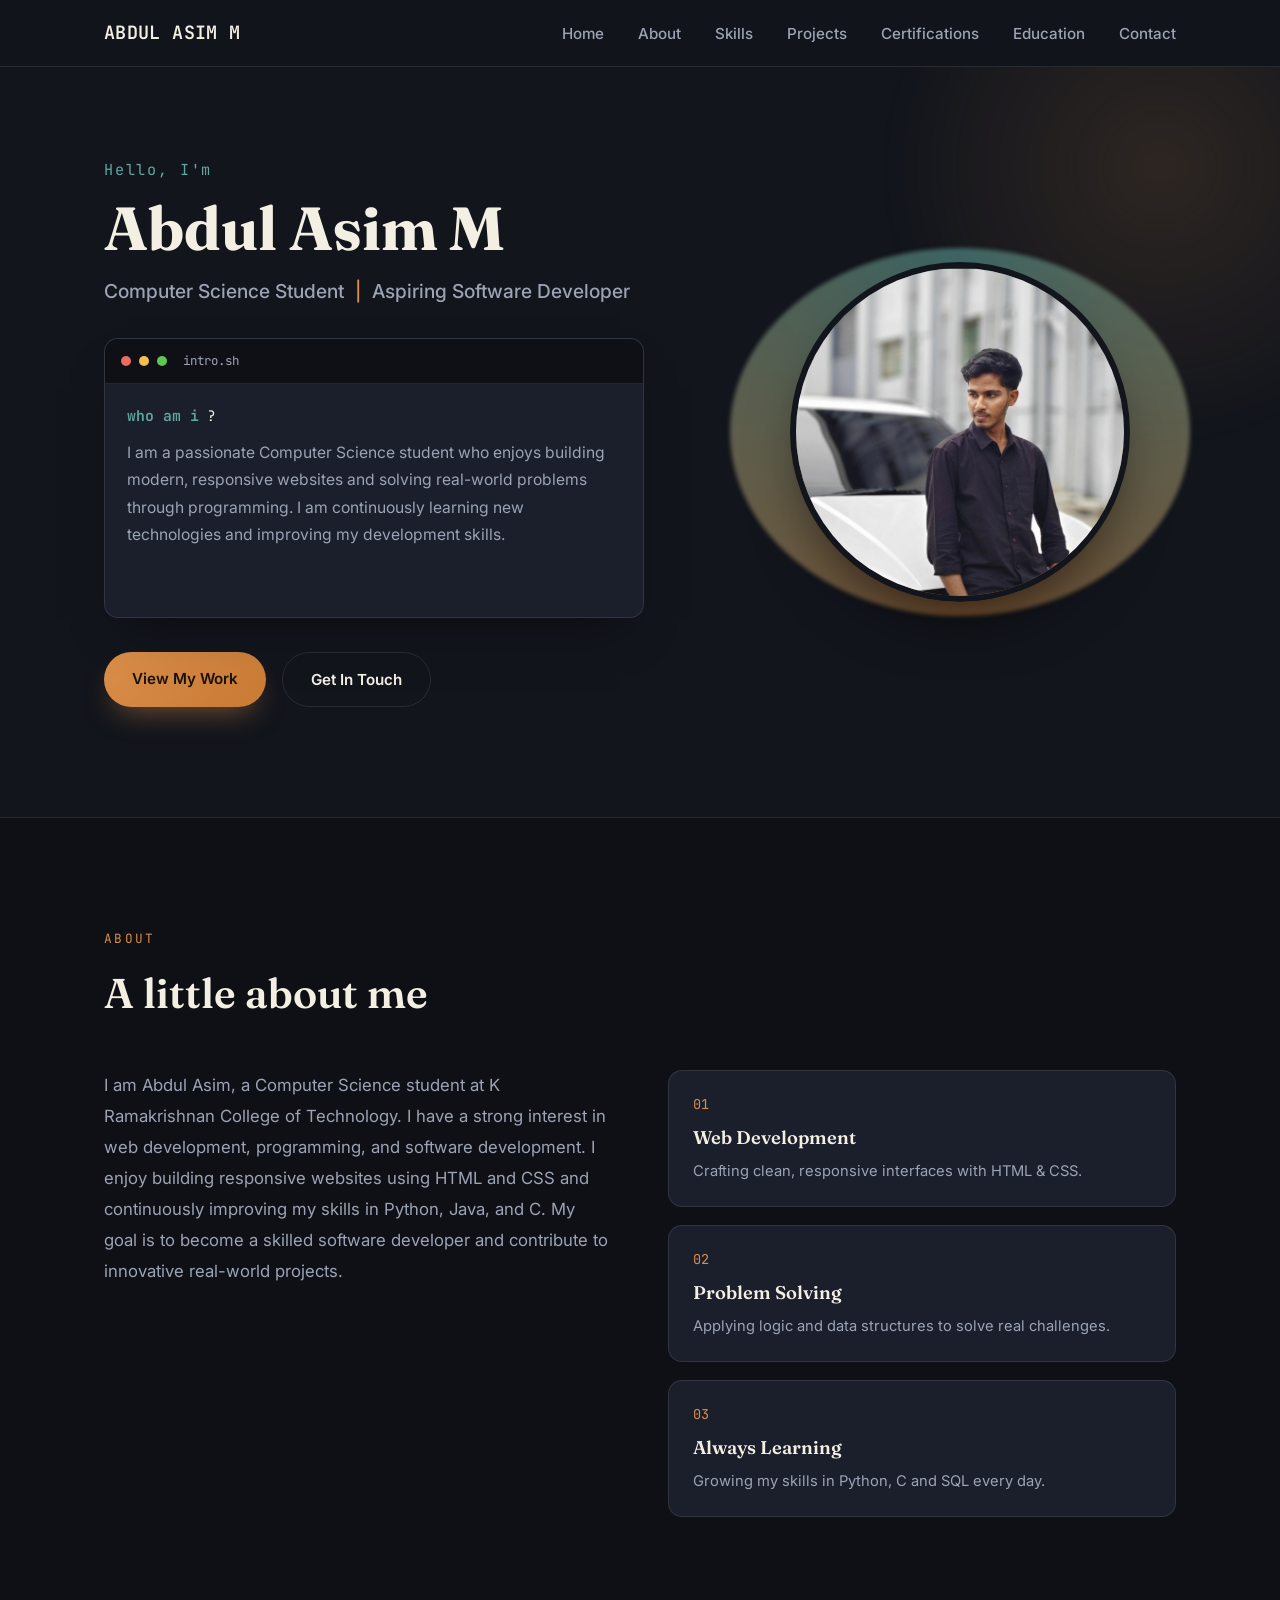
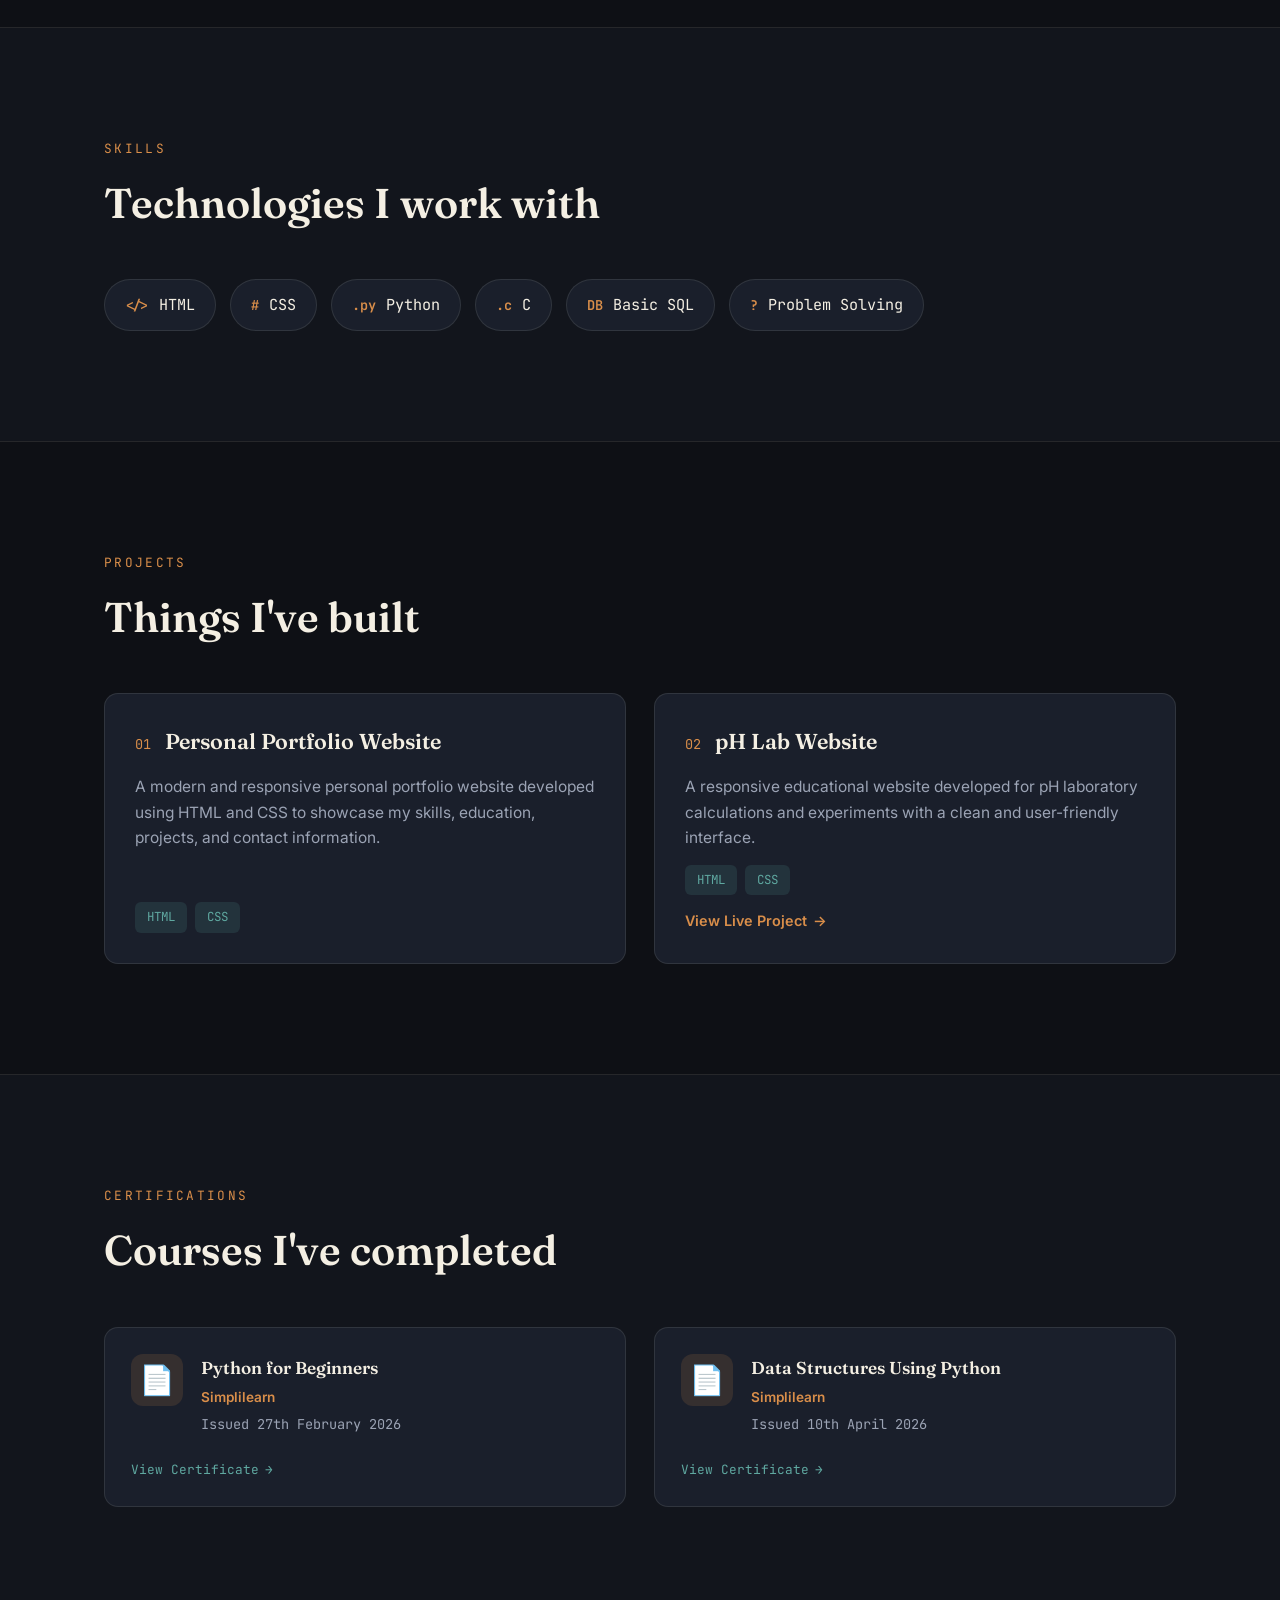
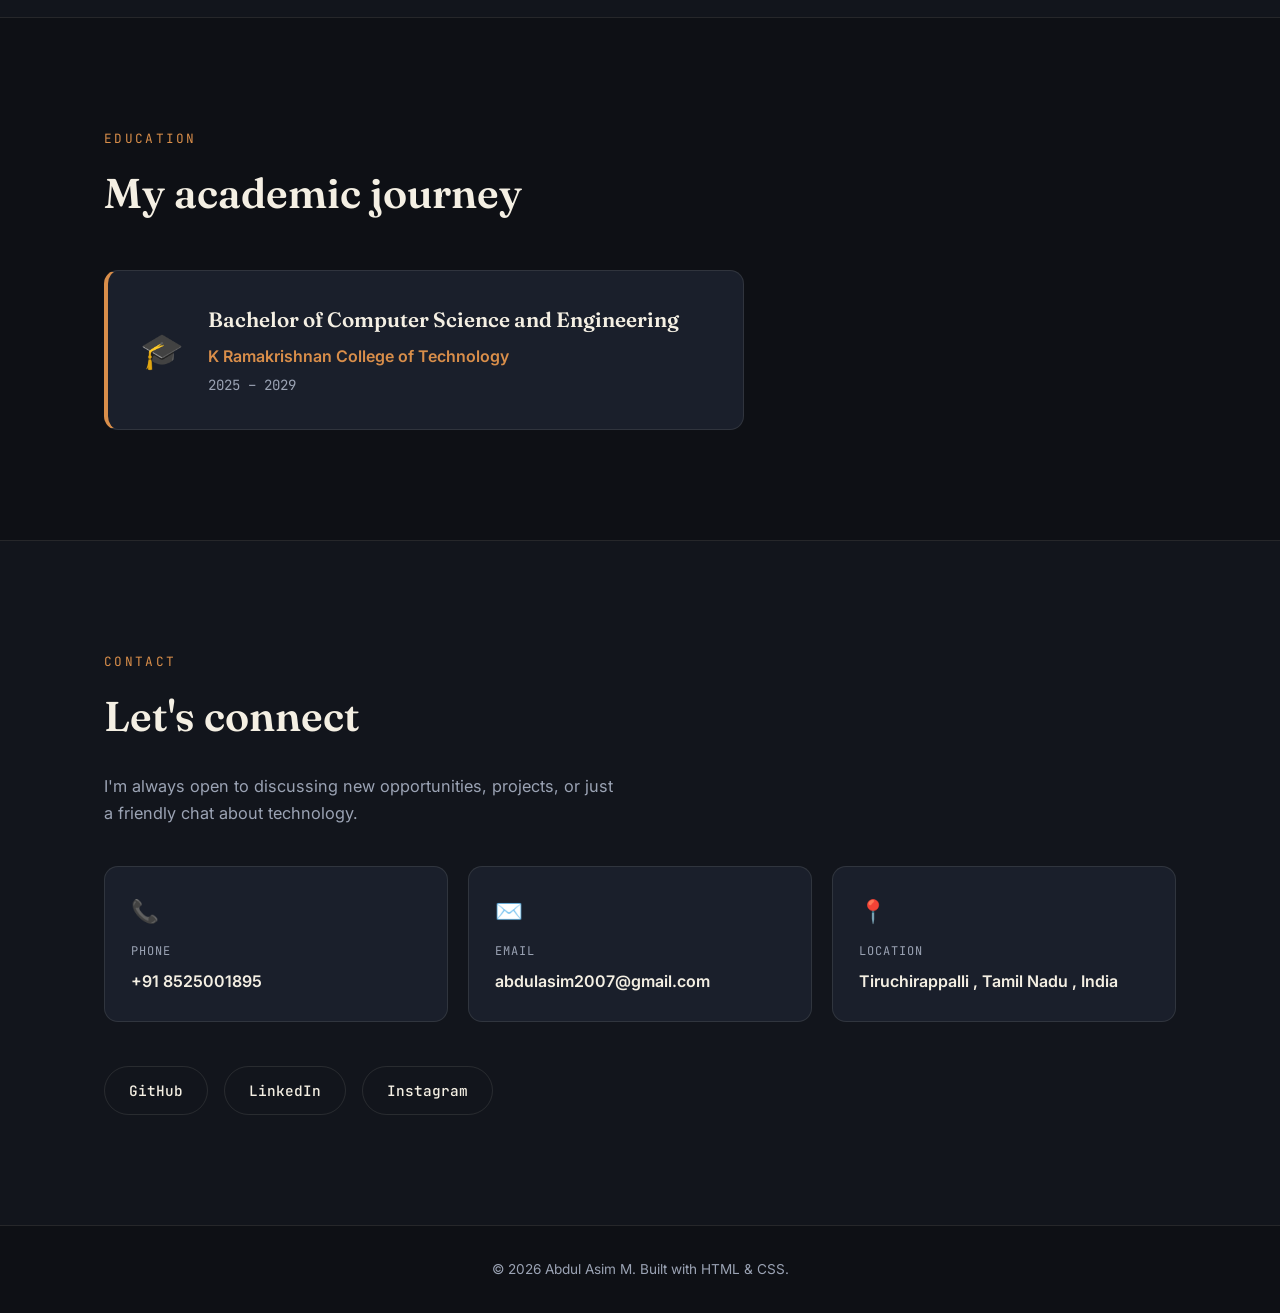
<file: index.html>
<!DOCTYPE html>
<html lang="en">
<head>
  <meta charset="UTF-8" />
  <meta name="viewport" content="width=device-width, initial-scale=1.0" />
  <title>Abdul Asim M — Computer Science Student &amp; Aspiring Frontend Developer</title>
  <meta name="description" content="Portfolio of Abdul Asim M, a Computer Science student specializing in web development and programming." />

  <!-- Google Fonts: Fraunces (display), Inter (body), JetBrains Mono (code/labels) -->
  <link rel="preconnect" href="https://fonts.googleapis.com">
  <link rel="preconnect" href="https://fonts.gstatic.com" crossorigin>
  <link href="https://fonts.googleapis.com/css2?family=Fraunces:ital,opsz,wght@0,9..144,400;0,9..144,500;0,9..144,600;0,9..144,700;1,9..144,500&family=Inter:wght@400;500;600;700&family=JetBrains+Mono:wght@400;500;600&display=swap" rel="stylesheet">

  <link rel="stylesheet" href="style.css" />
</head>
<body>

  <!-- ============ STICKY NAVIGATION ============ -->
  <header class="site-header">
    <nav class="navbar">
      <a href="#home" class="logo">
        ABDUL ASIM M
      </a>

      <input type="checkbox" id="nav-toggle" class="nav-toggle" />
      <label for="nav-toggle" class="nav-toggle-label" aria-label="Toggle menu">
        <span></span>
        <span></span>
        <span></span>
      </label>

      <ul class="nav-links">
        <li><a href="#home">Home</a></li>
        <li><a href="#about">About</a></li>
        <li><a href="#skills">Skills</a></li>
        <li><a href="#projects">Projects</a></li>
        <li><a href="#certifications">Certifications</a></li>
        <li><a href="#education">Education</a></li>
        <li><a href="#contact">Contact</a></li>
      </ul>
    </nav>
  </header>

  <main>
    <!-- ============ HERO SECTION ============ -->
    <section id="home" class="hero">
      <div class="hero-bg-glow" aria-hidden="true"></div>

      <div class="hero-container">
        <div class="hero-text">
          <p class="eyebrow">Hello, I'm</p>
          <h1 class="hero-name">Abdul Asim M</h1>
          <h2 class="hero-title">Computer Science Student <span class="pipe">|</span> Aspiring Software Developer</h2>

          <!-- Signature element: terminal-style intro card -->
          <div class="terminal-card">
            <div class="terminal-bar">
              <span class="dot dot-red"></span>
              <span class="dot dot-yellow"></span>
              <span class="dot dot-green"></span>
              <span class="terminal-title">intro.sh</span>
            </div>
            <div class="terminal-body">
              <p><span class="prompt">who am i</span>?</p>
              <p class="terminal-output">I am a passionate Computer Science student who enjoys building modern, responsive websites and solving real-world problems through programming. I am continuously learning new technologies and improving my development skills.</p>
              <p><span class="prompt"></span> <span class="cursor"></span></p>
            </div>
          </div>

          <div class="hero-buttons">
            <a href="#projects" class="btn btn-primary">View My Work</a>
            <a href="#contact" class="btn btn-secondary">Get In Touch</a>
          </div>
        </div>

        <div class="hero-image-wrap">
          <div class="hero-image-ring" aria-hidden="true"></div>
          <img src="asim.jpg.jpeg" alt="Portrait of Abdul Asim M" class="hero-image" />
        </div>
      </div>
    </section>

    <!-- ============ ABOUT SECTION ============ -->
    <section id="about" class="about">
      <div class="section-container">
        <p class="section-eyebrow">About</p>
        <h2 class="section-title">A little about me</h2>

        <div class="about-content">
          <p class="about-text">
                I am Abdul Asim, a Computer Science student at K Ramakrishnan College of Technology.
            I have a strong interest in web development, programming, and software development.
            I enjoy building responsive websites using HTML and CSS and continuously improving my
            skills in Python, Java, and C. My goal is to become a skilled software developer and
            contribute to innovative real-world projects.
          </p>

          <div class="about-highlights">
            <div class="highlight-card">
              <span class="highlight-number">01</span>
              <h3>Web Development</h3>
              <p>Crafting clean, responsive interfaces with HTML &amp; CSS.</p>
            </div>
            <div class="highlight-card">
              <span class="highlight-number">02</span>
              <h3>Problem Solving</h3>
              <p>Applying logic and data structures to solve real challenges.</p>
            </div>
            <div class="highlight-card">
              <span class="highlight-number">03</span>
              <h3>Always Learning</h3>
              <p>Growing my skills in Python, C and SQL every day.</p>
            </div>
          </div>
        </div>
      </div>
    </section>

    <!-- ============ SKILLS SECTION ============ -->
    <section id="skills" class="skills">
      <div class="section-container">
        <p class="section-eyebrow">Skills</p>
        <h2 class="section-title">Technologies I work with</h2>

        <ul class="skills-grid">
          <li class="skill-tag"><span class="skill-tag-symbol">&lt;/&gt;</span>HTML</li>
          <li class="skill-tag"><span class="skill-tag-symbol">#</span>CSS</li>
          <li class="skill-tag"><span class="skill-tag-symbol">.py</span>Python</li>
          <li class="skill-tag"><span class="skill-tag-symbol">.c</span>C</li>
          <li class="skill-tag"><span class="skill-tag-symbol">DB</span>Basic SQL</li>
          <li class="skill-tag"><span class="skill-tag-symbol">?</span>Problem Solving</li>
        </ul>
      </div>
    </section>

    <!-- ============ PROJECTS SECTION ============ -->
    <section id="projects" class="projects">
      <div class="section-container">
        <p class="section-eyebrow">Projects</p>
        <h2 class="section-title">Things I've built</h2>

        <div class="projects-grid">
          <article class="project-card">
            <div class="project-card-top">
              <span class="project-index">01</span>
              <h3>Personal Portfolio Website</h3>
            </div>
            <p class="project-desc">
              A modern and responsive personal portfolio website developed using HTML and CSS
              to showcase my skills, education, projects, and contact information.
            </p>
            <ul class="project-tech">
              <li>HTML</li>
              <li>CSS</li>
            </ul>
          </article>

          <article class="project-card">
            <div class="project-card-top">
              <span class="project-index">02</span>
              <h3>pH Lab Website</h3>
            </div>
            <p class="project-desc">
              A responsive educational website developed for pH laboratory calculations and
              experiments with a clean and user-friendly interface.
            </p>
            <ul class="project-tech">
              <li>HTML</li>
              <li>CSS</li>
            </ul>
            <a href="https://abdulasim823-coder.github.io/MY-pH-LAB/" target="_blank" rel="noopener noreferrer" class="project-link">
              View Live Project <span aria-hidden="true">&rarr;</span>
            </a>
          </article>
        </div>
      </div>
    </section>

    <!-- ============ CERTIFICATIONS SECTION ============ -->
    <section id="certifications" class="certifications">
      <div class="section-container">
        <p class="section-eyebrow">Certifications</p>
        <h2 class="section-title">Courses I've completed</h2>

        <div class="cert-grid">
          <a class="cert-card" href="assets/python-for-beginners-certificate.pdf" target="_blank" rel="noopener noreferrer">
            <div class="cert-icon" aria-hidden="true">📄</div>
            <div class="cert-info">
              <h3>Python for Beginners</h3>
              <p class="cert-issuer">Simplilearn</p>
              <p class="cert-date">Issued 27th February 2026</p>
            </div>
            <span class="cert-action">View Certificate <span aria-hidden="true">&rarr;</span></span>
          </a>

          <a class="cert-card" href="assets/data-structures-python-certificate.pdf" target="_blank" rel="noopener noreferrer">
            <div class="cert-icon" aria-hidden="true">📄</div>
            <div class="cert-info">
              <h3>Data Structures Using Python</h3>
              <p class="cert-issuer">Simplilearn</p>
              <p class="cert-date">Issued 10th April 2026</p>
            </div>
            <span class="cert-action">View Certificate <span aria-hidden="true">&rarr;</span></span>
          </a>
        </div>
      </div>
    </section>

    <!-- ============ EDUCATION SECTION ============ -->
    <section id="education" class="education">
      <div class="section-container">
        <p class="section-eyebrow">Education</p>
        <h2 class="section-title">My academic journey</h2>

        <div class="education-card">
          <div class="education-mark" aria-hidden="true">🎓</div>
          <div class="education-info">
            <h3>Bachelor of Computer Science and Engineering</h3>
            <p class="education-school">K Ramakrishnan College of Technology</p>
            <p class="education-duration">2025 &ndash; 2029</p>
          </div>
        </div>
      </div>
    </section>

    <!-- ============ CONTACT SECTION ============ -->
    <section id="contact" class="contact">
      <div class="section-container">
        <p class="section-eyebrow">Contact</p>
        <h2 class="section-title">Let's connect</h2>
        <p class="contact-intro">
          I'm always open to discussing new opportunities, projects, or just a friendly chat about technology.
        </p>

        <div class="contact-grid">
          <a href="tel:+918525001895" class="contact-card">
            <span class="contact-icon" aria-hidden="true">📞</span>
            <span class="contact-label">Phone</span>
            <span class="contact-value">+91 8525001895</span>
          </a>

          <a href="mailto:abdulasim2007@gmail.com" class="contact-card">
            <span class="contact-icon" aria-hidden="true">✉️</span>
            <span class="contact-label">Email</span>
            <span class="contact-value">abdulasim2007@gmail.com</span>
          </a>

          <div class="contact-card contact-card-static">
            <span class="contact-icon" aria-hidden="true">📍</span>
            <span class="contact-label">Location</span>
            <span class="contact-value">Tiruchirappalli , Tamil Nadu , India</span>
          </div>
        </div>

        <div class="social-links">
          <a href="https://github.com/abdulasim823-coder" target="_blank" rel="noopener noreferrer" class="social-link">GitHub</a>
          <a href="https://www.linkedin.com/in/abdul-asim-m-059863380?utm_source=share_via&utm_content=profile&utm_medium=member_android" target="_blank" rel="noopener noreferrer" class="social-link">LinkedIn</a>
          <a href="https://www.instagram.com/a._j_.x.x?igsh=MW1iN2Y5MnFnbzhsaA==" target="_blank" rel="noopener noreferrer" class="social-link">Instagram</a>
        </div>
      </div>
    </section>
  </main>

  <!-- ============ FOOTER ============ -->
  <footer class="site-footer">
    <p>&copy; 2026 Abdul Asim M. Built with HTML &amp; CSS.</p>
  </footer>

</body>
</html>
</file>
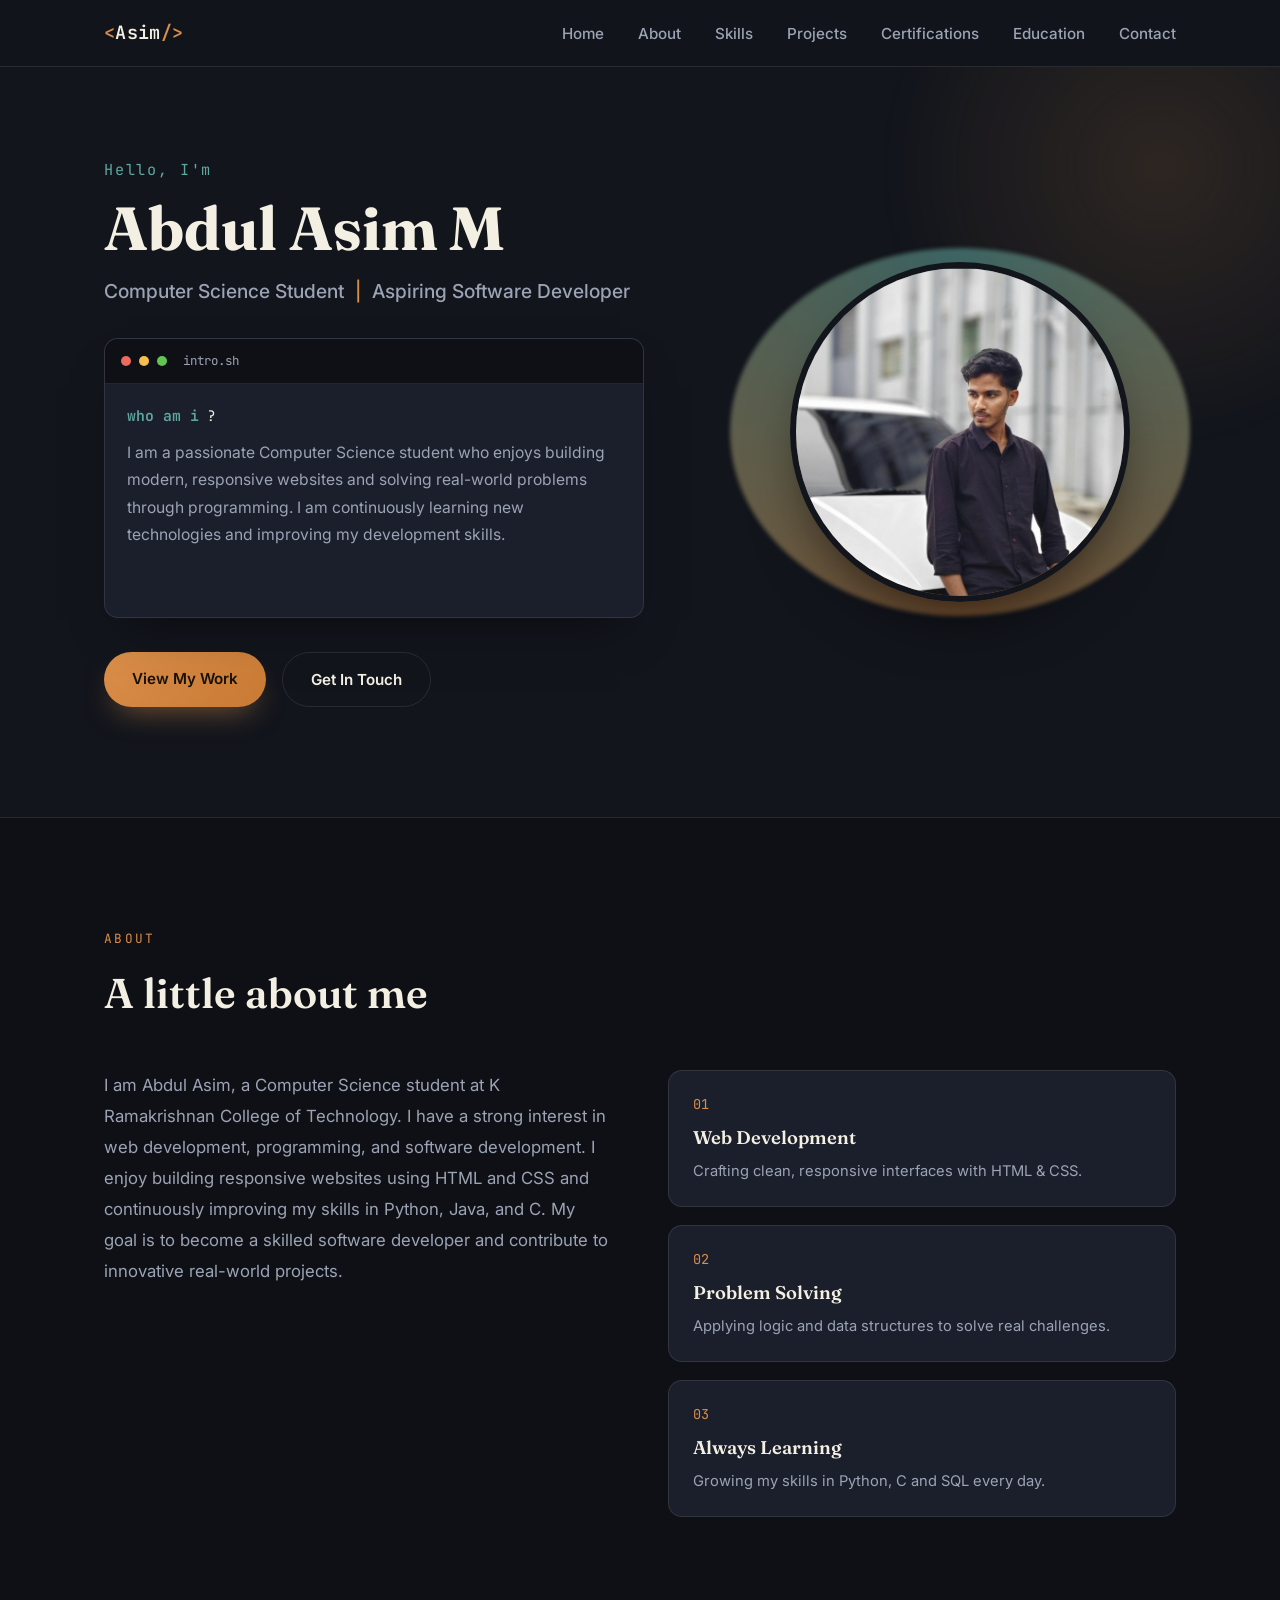
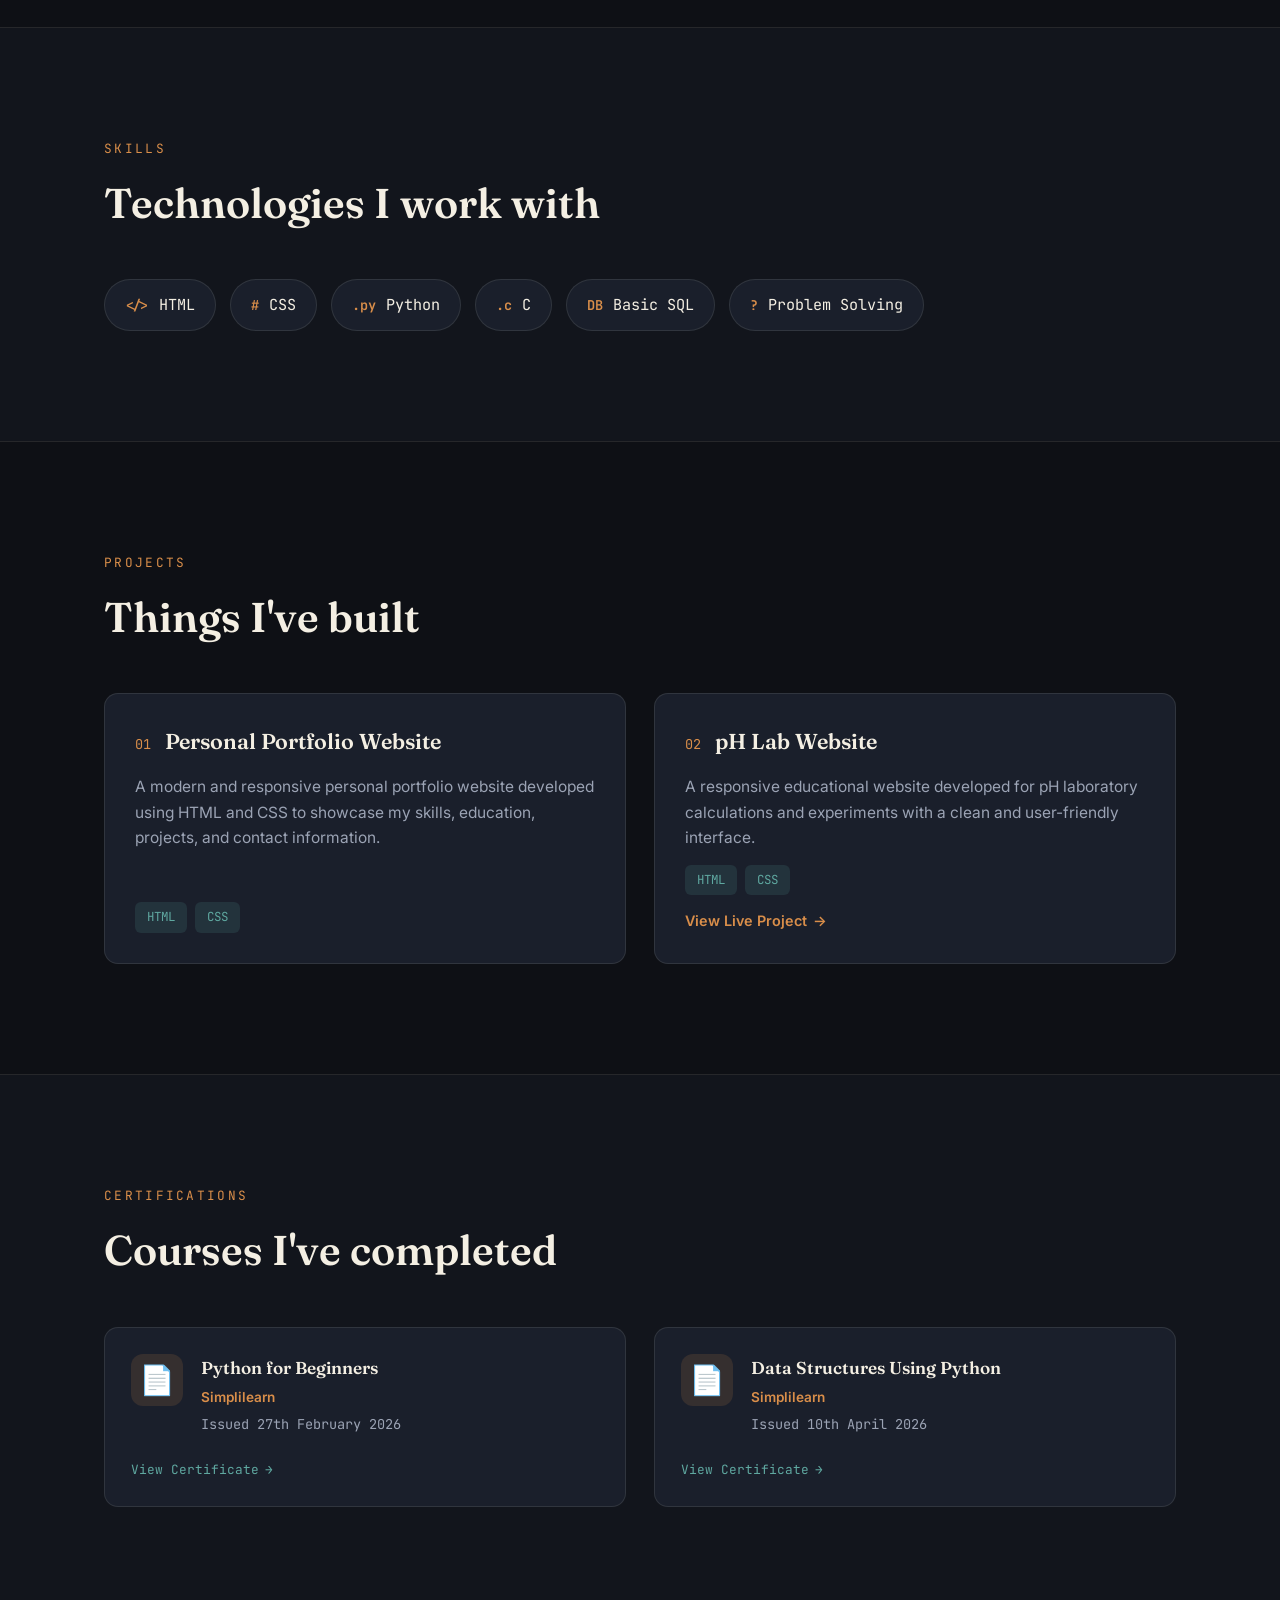
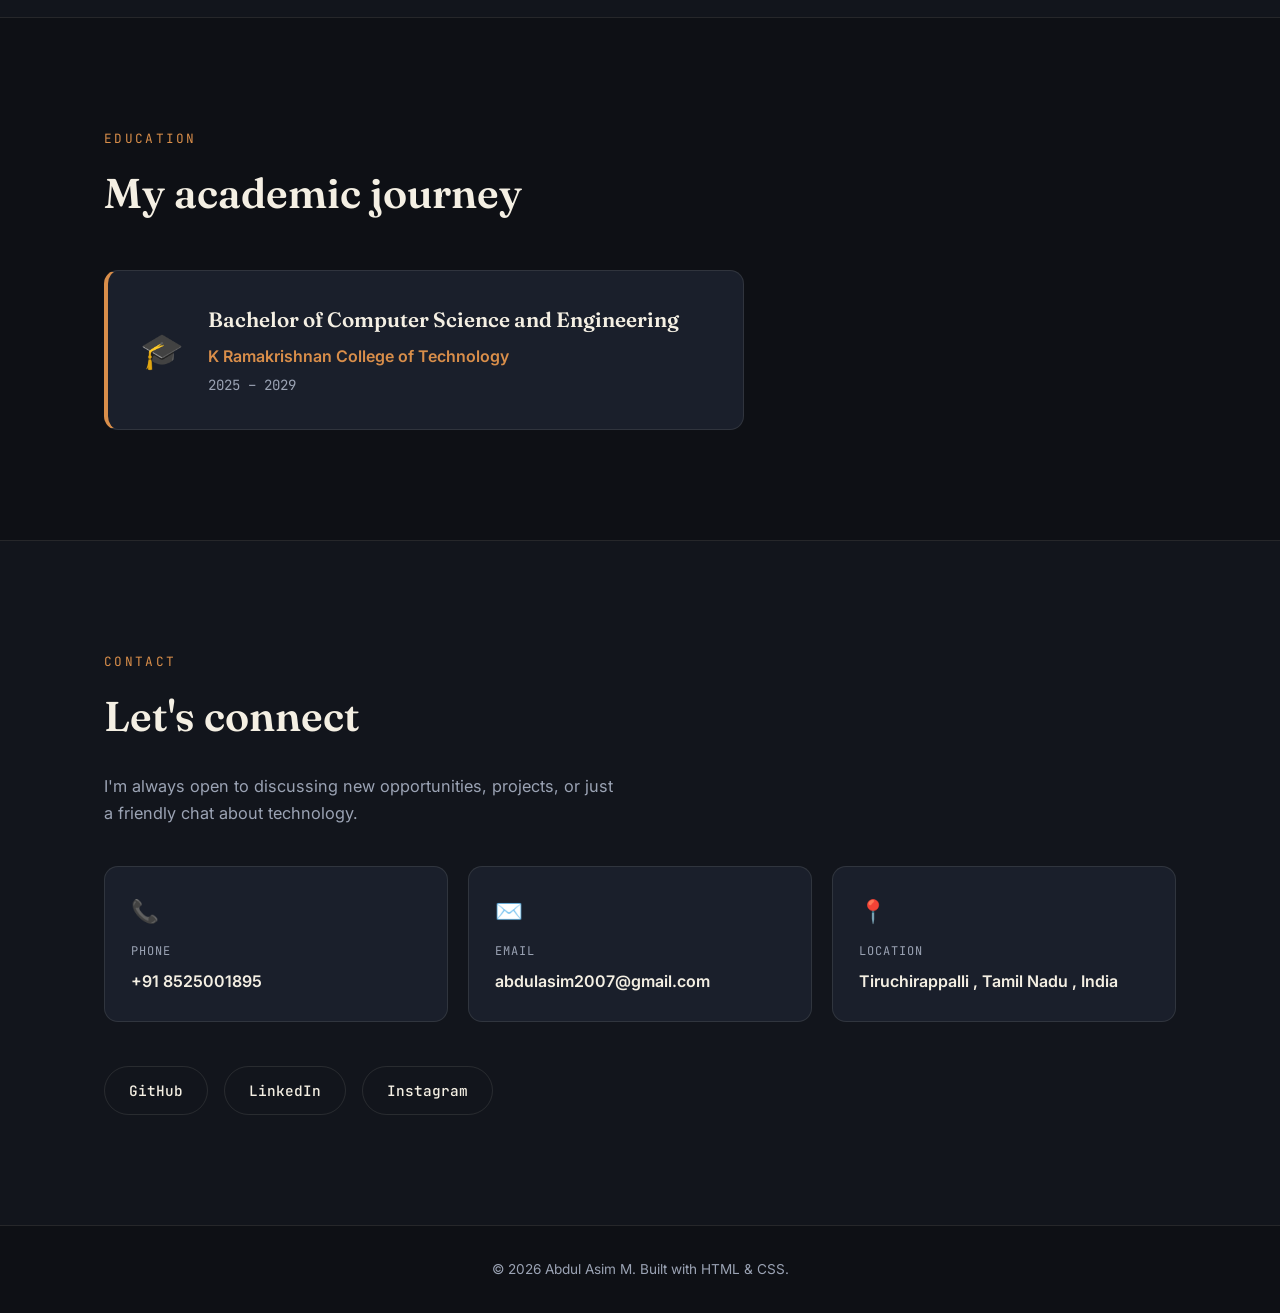
<file: index1.html>
<!DOCTYPE html>
<html lang="en">
<head>
  <meta charset="UTF-8" />
  <meta name="viewport" content="width=device-width, initial-scale=1.0" />
  <title>Abdul Asim M — Computer Science Student &amp; Aspiring Frontend Developer</title>
  <meta name="description" content="Portfolio of Abdul Asim M, a Computer Science student specializing in web development and programming." />

  <!-- Google Fonts: Fraunces (display), Inter (body), JetBrains Mono (code/labels) -->
  <link rel="preconnect" href="https://fonts.googleapis.com">
  <link rel="preconnect" href="https://fonts.gstatic.com" crossorigin>
  <link href="https://fonts.googleapis.com/css2?family=Fraunces:ital,opsz,wght@0,9..144,400;0,9..144,500;0,9..144,600;0,9..144,700;1,9..144,500&family=Inter:wght@400;500;600;700&family=JetBrains+Mono:wght@400;500;600&display=swap" rel="stylesheet">

  <link rel="stylesheet" href="style.css" />
</head>
<body>

  <!-- ============ STICKY NAVIGATION ============ -->
  <header class="site-header">
    <nav class="navbar">
      <a href="#home" class="logo">
        <span class="logo-bracket">&lt;</span>Asim<span class="logo-bracket">/&gt;</span>
      </a>

      <input type="checkbox" id="nav-toggle" class="nav-toggle" />
      <label for="nav-toggle" class="nav-toggle-label" aria-label="Toggle menu">
        <span></span>
        <span></span>
        <span></span>
      </label>

      <ul class="nav-links">
        <li><a href="#home">Home</a></li>
        <li><a href="#about">About</a></li>
        <li><a href="#skills">Skills</a></li>
        <li><a href="#projects">Projects</a></li>
        <li><a href="#certifications">Certifications</a></li>
        <li><a href="#education">Education</a></li>
        <li><a href="#contact">Contact</a></li>
      </ul>
    </nav>
  </header>

  <main>
    <!-- ============ HERO SECTION ============ -->
    <section id="home" class="hero">
      <div class="hero-bg-glow" aria-hidden="true"></div>

      <div class="hero-container">
        <div class="hero-text">
          <p class="eyebrow">Hello, I'm</p>
          <h1 class="hero-name">Abdul Asim M</h1>
          <h2 class="hero-title">Computer Science Student <span class="pipe">|</span> Aspiring Software Developer</h2>

          <!-- Signature element: terminal-style intro card -->
          <div class="terminal-card">
            <div class="terminal-bar">
              <span class="dot dot-red"></span>
              <span class="dot dot-yellow"></span>
              <span class="dot dot-green"></span>
              <span class="terminal-title">intro.sh</span>
            </div>
            <div class="terminal-body">
              <p><span class="prompt">who am i</span>?</p>
              <p class="terminal-output">I am a passionate Computer Science student who enjoys building modern, responsive websites and solving real-world problems through programming. I am continuously learning new technologies and improving my development skills.</p>
              <p><span class="prompt"></span> <span class="cursor"></span></p>
            </div>
          </div>

          <div class="hero-buttons">
            <a href="#projects" class="btn btn-primary">View My Work</a>
            <a href="#contact" class="btn btn-secondary">Get In Touch</a>
          </div>
        </div>

        <div class="hero-image-wrap">
          <div class="hero-image-ring" aria-hidden="true"></div>
          <img src="asim.jpg.jpeg" alt="Portrait of Abdul Asim M" class="hero-image" />
        </div>
      </div>
    </section>

    <!-- ============ ABOUT SECTION ============ -->
    <section id="about" class="about">
      <div class="section-container">
        <p class="section-eyebrow">About</p>
        <h2 class="section-title">A little about me</h2>

        <div class="about-content">
          <p class="about-text">
                I am Abdul Asim, a Computer Science student at K Ramakrishnan College of Technology.
            I have a strong interest in web development, programming, and software development.
            I enjoy building responsive websites using HTML and CSS and continuously improving my
            skills in Python, Java, and C. My goal is to become a skilled software developer and
            contribute to innovative real-world projects.
          </p>

          <div class="about-highlights">
            <div class="highlight-card">
              <span class="highlight-number">01</span>
              <h3>Web Development</h3>
              <p>Crafting clean, responsive interfaces with HTML &amp; CSS.</p>
            </div>
            <div class="highlight-card">
              <span class="highlight-number">02</span>
              <h3>Problem Solving</h3>
              <p>Applying logic and data structures to solve real challenges.</p>
            </div>
            <div class="highlight-card">
              <span class="highlight-number">03</span>
              <h3>Always Learning</h3>
              <p>Growing my skills in Python, C and SQL every day.</p>
            </div>
          </div>
        </div>
      </div>
    </section>

    <!-- ============ SKILLS SECTION ============ -->
    <section id="skills" class="skills">
      <div class="section-container">
        <p class="section-eyebrow">Skills</p>
        <h2 class="section-title">Technologies I work with</h2>

        <ul class="skills-grid">
          <li class="skill-tag"><span class="skill-tag-symbol">&lt;/&gt;</span>HTML</li>
          <li class="skill-tag"><span class="skill-tag-symbol">#</span>CSS</li>
          <li class="skill-tag"><span class="skill-tag-symbol">.py</span>Python</li>
          <li class="skill-tag"><span class="skill-tag-symbol">.c</span>C</li>
          <li class="skill-tag"><span class="skill-tag-symbol">DB</span>Basic SQL</li>
          <li class="skill-tag"><span class="skill-tag-symbol">?</span>Problem Solving</li>
        </ul>
      </div>
    </section>

    <!-- ============ PROJECTS SECTION ============ -->
    <section id="projects" class="projects">
      <div class="section-container">
        <p class="section-eyebrow">Projects</p>
        <h2 class="section-title">Things I've built</h2>

        <div class="projects-grid">
          <article class="project-card">
            <div class="project-card-top">
              <span class="project-index">01</span>
              <h3>Personal Portfolio Website</h3>
            </div>
            <p class="project-desc">
              A modern and responsive personal portfolio website developed using HTML and CSS
              to showcase my skills, education, projects, and contact information.
            </p>
            <ul class="project-tech">
              <li>HTML</li>
              <li>CSS</li>
            </ul>
          </article>

          <article class="project-card">
            <div class="project-card-top">
              <span class="project-index">02</span>
              <h3>pH Lab Website</h3>
            </div>
            <p class="project-desc">
              A responsive educational website developed for pH laboratory calculations and
              experiments with a clean and user-friendly interface.
            </p>
            <ul class="project-tech">
              <li>HTML</li>
              <li>CSS</li>
            </ul>
            <a href="https://abdulasim823-coder.github.io/MY-pH-LAB/" target="_blank" rel="noopener noreferrer" class="project-link">
              View Live Project <span aria-hidden="true">&rarr;</span>
            </a>
          </article>
        </div>
      </div>
    </section>

    <!-- ============ CERTIFICATIONS SECTION ============ -->
    <section id="certifications" class="certifications">
      <div class="section-container">
        <p class="section-eyebrow">Certifications</p>
        <h2 class="section-title">Courses I've completed</h2>

        <div class="cert-grid">
          <a class="cert-card" href="assets/python-for-beginners-certificate.pdf" target="_blank" rel="noopener noreferrer">
            <div class="cert-icon" aria-hidden="true">📄</div>
            <div class="cert-info">
              <h3>Python for Beginners</h3>
              <p class="cert-issuer">Simplilearn</p>
              <p class="cert-date">Issued 27th February 2026</p>
            </div>
            <span class="cert-action">View Certificate <span aria-hidden="true">&rarr;</span></span>
          </a>

          <a class="cert-card" href="assets/data-structures-python-certificate.pdf" target="_blank" rel="noopener noreferrer">
            <div class="cert-icon" aria-hidden="true">📄</div>
            <div class="cert-info">
              <h3>Data Structures Using Python</h3>
              <p class="cert-issuer">Simplilearn</p>
              <p class="cert-date">Issued 10th April 2026</p>
            </div>
            <span class="cert-action">View Certificate <span aria-hidden="true">&rarr;</span></span>
          </a>
        </div>
      </div>
    </section>

    <!-- ============ EDUCATION SECTION ============ -->
    <section id="education" class="education">
      <div class="section-container">
        <p class="section-eyebrow">Education</p>
        <h2 class="section-title">My academic journey</h2>

        <div class="education-card">
          <div class="education-mark" aria-hidden="true">🎓</div>
          <div class="education-info">
            <h3>Bachelor of Computer Science and Engineering</h3>
            <p class="education-school">K Ramakrishnan College of Technology</p>
            <p class="education-duration">2025 &ndash; 2029</p>
          </div>
        </div>
      </div>
    </section>

    <!-- ============ CONTACT SECTION ============ -->
    <section id="contact" class="contact">
      <div class="section-container">
        <p class="section-eyebrow">Contact</p>
        <h2 class="section-title">Let's connect</h2>
        <p class="contact-intro">
          I'm always open to discussing new opportunities, projects, or just a friendly chat about technology.
        </p>

        <div class="contact-grid">
          <a href="tel:+918525001895" class="contact-card">
            <span class="contact-icon" aria-hidden="true">📞</span>
            <span class="contact-label">Phone</span>
            <span class="contact-value">+91 8525001895</span>
          </a>

          <a href="mailto:abdulasim2007@gmail.com" class="contact-card">
            <span class="contact-icon" aria-hidden="true">✉️</span>
            <span class="contact-label">Email</span>
            <span class="contact-value">abdulasim2007@gmail.com</span>
          </a>

          <div class="contact-card contact-card-static">
            <span class="contact-icon" aria-hidden="true">📍</span>
            <span class="contact-label">Location</span>
            <span class="contact-value">Tiruchirappalli , Tamil Nadu , India</span>
          </div>
        </div>

        <div class="social-links">
          <a href="https://github.com/abdulasim823-coder" target="_blank" rel="noopener noreferrer" class="social-link">GitHub</a>
          <a href="https://www.linkedin.com/in/abdul-asim-m-059863380?utm_source=share_via&utm_content=profile&utm_medium=member_android" target="_blank" rel="noopener noreferrer" class="social-link">LinkedIn</a>
          <a href="https://www.instagram.com/a._j_.x.x?igsh=MW1iN2Y5MnFnbzhsaA==" target="_blank" rel="noopener noreferrer" class="social-link">Instagram</a>
        </div>
      </div>
    </section>
  </main>

  <!-- ============ FOOTER ============ -->
  <footer class="site-footer">
    <p>&copy; 2026 Abdul Asim M. Built with HTML &amp; CSS.</p>
  </footer>

</body>
</html>
</file>
<file: style.css>
/* =====================================================================
   ABDUL ASIM M — PORTFOLIO STYLESHEET
   Design tokens:
   - Background:   #12151C (deep graphite navy)
   - Surface:      #1A1F2B (raised panel)
   - Text primary: #F4EFE3 (warm parchment white)
   - Text muted:   #9BA3B4 (soft slate)
   - Accent copper:#D98E4A (warm highlight)
   - Accent teal:  #5FA8A0 (cool counterpoint)
   - Display font: 'Fraunces' | Body font: 'Inter' | Mono: 'JetBrains Mono'
   ===================================================================== */

/* ---------- RESET ---------- */
* {
  margin: 0;
  padding: 0;
  box-sizing: border-box;
}

html {
  scroll-behavior: smooth;
}

:root {
  --bg: #12151c;
  --bg-alt: #0e1015;
  --surface: #1a1f2b;
  --surface-hover: #212736;
  --border: rgba(244, 239, 227, 0.1);
  --text: #f4efe3;
  --text-muted: #9ba3b4;
  --accent: #d98e4a;
  --accent-soft: rgba(217, 142, 74, 0.14);
  --teal: #5fa8a0;
  --teal-soft: rgba(95, 168, 160, 0.14);
  --font-display: 'Fraunces', serif;
  --font-body: 'Inter', sans-serif;
  --font-mono: 'JetBrains Mono', monospace;
  --max-width: 1120px;
  --radius: 14px;
}

body {
  background-color: var(--bg);
  color: var(--text);
  font-family: var(--font-body);
  line-height: 1.65;
  overflow-x: hidden;
}

img {
  max-width: 100%;
  display: block;
}

a {
  text-decoration: none;
  color: inherit;
}

ul {
  list-style: none;
}

.section-container {
  max-width: var(--max-width);
  margin: 0 auto;
  padding: 0 24px;
}

/* Reduced motion support */
@media (prefers-reduced-motion: reduce) {
  * {
    animation-duration: 0.01ms !important;
    animation-iteration-count: 1 !important;
    transition-duration: 0.01ms !important;
    scroll-behavior: auto !important;
  }
}

/* Visible keyboard focus */
a:focus-visible,
button:focus-visible {
  outline: 2px solid var(--accent);
  outline-offset: 3px;
  border-radius: 4px;
}

/* ---------- SECTION HEADINGS (shared) ---------- */
.section-eyebrow {
  font-family: var(--font-mono);
  font-size: 0.8rem;
  letter-spacing: 0.18em;
  text-transform: uppercase;
  color: var(--accent);
  margin-bottom: 10px;
}

.section-title {
  font-family: var(--font-display);
  font-weight: 600;
  font-size: clamp(1.8rem, 3.4vw, 2.6rem);
  margin-bottom: 42px;
  max-width: 620px;
}

section {
  padding: 110px 0;
}

/* =====================================================================
   STICKY NAVIGATION
   ===================================================================== */
.site-header {
  position: sticky;
  top: 0;
  z-index: 100;
  background: rgba(18, 21, 28, 0.82);
  backdrop-filter: blur(10px);
  -webkit-backdrop-filter: blur(10px);
  border-bottom: 1px solid var(--border);
}

.navbar {
  max-width: var(--max-width);
  margin: 0 auto;
  padding: 18px 24px;
  display: flex;
  align-items: center;
  justify-content: space-between;
}

.logo {
  font-family: var(--font-mono);
  font-size: 1.15rem;
  font-weight: 600;
  color: var(--text);
  letter-spacing: 0.02em;
}

.logo-bracket {
  color: var(--accent);
}

.nav-links {
  display: flex;
  gap: 34px;
}

.nav-links a {
  font-size: 0.95rem;
  font-weight: 500;
  color: var(--text-muted);
  position: relative;
  padding: 4px 0;
  transition: color 0.25s ease;
}

.nav-links a::after {
  content: '';
  position: absolute;
  left: 0;
  bottom: -2px;
  width: 0;
  height: 2px;
  background: var(--accent);
  transition: width 0.3s ease;
}

.nav-links a:hover {
  color: var(--text);
}

.nav-links a:hover::after {
  width: 100%;
}

/* Mobile nav toggle (checkbox hack — pure CSS, no JS) */
.nav-toggle {
  display: none;
}

.nav-toggle-label {
  display: none;
  flex-direction: column;
  gap: 5px;
  cursor: pointer;
  z-index: 110;
}

.nav-toggle-label span {
  width: 26px;
  height: 2px;
  background: var(--text);
  border-radius: 2px;
  transition: transform 0.3s ease, opacity 0.3s ease;
}

/* =====================================================================
   HERO SECTION
   ===================================================================== */
.hero {
  position: relative;
  padding: 90px 0 110px;
  overflow: hidden;
}

.hero-bg-glow {
  position: absolute;
  top: -180px;
  right: -160px;
  width: 560px;
  height: 560px;
  background: radial-gradient(circle, var(--accent-soft) 0%, transparent 70%);
  filter: blur(10px);
  pointer-events: none;
}

.hero-container {
  max-width: var(--max-width);
  margin: 0 auto;
  padding: 0 24px;
  display: grid;
  grid-template-columns: 1.15fr 0.85fr;
  gap: 56px;
  align-items: center;
}

.hero-text {
  animation: fadeUp 0.9s ease both;
}

.eyebrow {
  font-family: var(--font-mono);
  color: var(--teal);
  font-size: 0.95rem;
  letter-spacing: 0.12em;
  margin-bottom: 14px;
}

.hero-name {
  font-family: var(--font-display);
  font-weight: 700;
  font-size: clamp(2.4rem, 5.4vw, 3.8rem);
  line-height: 1.08;
  margin-bottom: 14px;
}

.hero-title {
  font-family: var(--font-body);
  font-weight: 500;
  font-size: clamp(1rem, 1.6vw, 1.2rem);
  color: var(--text-muted);
  margin-bottom: 30px;
}

.pipe {
  color: var(--accent);
  margin: 0 6px;
}

/* Signature element: terminal-style intro card */
.terminal-card {
  background: var(--surface);
  border: 1px solid var(--border);
  border-radius: var(--radius);
  overflow: hidden;
  box-shadow: 0 24px 48px -24px rgba(0, 0, 0, 0.55);
  margin-bottom: 34px;
  max-width: 540px;
  animation: fadeUp 1.1s ease both;
  animation-delay: 0.15s;
}

.terminal-bar {
  display: flex;
  align-items: center;
  gap: 8px;
  padding: 12px 16px;
  background: var(--bg-alt);
  border-bottom: 1px solid var(--border);
}

.dot {
  width: 10px;
  height: 10px;
  border-radius: 50%;
  display: inline-block;
}

.dot-red { background: #ec6a5e; }
.dot-yellow { background: #f4bf4f; }
.dot-green { background: #61c554; }

.terminal-title {
  margin-left: 8px;
  font-family: var(--font-mono);
  font-size: 0.78rem;
  color: var(--text-muted);
}

.terminal-body {
  padding: 20px 22px 24px;
  font-family: var(--font-mono);
  font-size: 0.92rem;
}

.terminal-body p {
  margin-bottom: 10px;
}

.prompt {
  color: var(--teal);
  margin-right: 8px;
  font-weight: 600;
}

.terminal-output {
  color: var(--text-muted);
  line-height: 1.75;
  font-family: var(--font-body);
  font-size: 0.98rem;
}

.cursor {
  display: inline-block;
  color: var(--accent);
  animation: blink 1.1s steps(1) infinite;
}

@keyframes blink {
  50% { opacity: 0; }
}

.hero-buttons {
  display: flex;
  gap: 16px;
  flex-wrap: wrap;
}

.btn {
  font-family: var(--font-body);
  font-weight: 600;
  font-size: 0.95rem;
  padding: 14px 28px;
  border-radius: 999px;
  transition: transform 0.25s ease, box-shadow 0.25s ease, background 0.25s ease, color 0.25s ease;
  display: inline-block;
}

.btn-primary {
  background: linear-gradient(135deg, var(--accent), #c97a34);
  color: #1a1206;
  box-shadow: 0 14px 30px -12px rgba(217, 142, 74, 0.55);
}

.btn-primary:hover {
  transform: translateY(-3px);
  box-shadow: 0 18px 34px -12px rgba(217, 142, 74, 0.7);
}

.btn-secondary {
  border: 1px solid var(--border);
  color: var(--text);
}

.btn-secondary:hover {
  background: var(--surface-hover);
  transform: translateY(-3px);
}

/* Hero image */
.hero-image-wrap {
  position: relative;
  display: flex;
  justify-content: center;
  animation: fadeIn 1.2s ease both;
  animation-delay: 0.25s;
}

.hero-image-ring {
  position: absolute;
  inset: -14px;
  border-radius: 50%;
  background: conic-gradient(from 180deg, var(--accent), var(--teal), var(--accent));
  opacity: 0.55;
  filter: blur(2px);
  animation: rotate 12s linear infinite;
}

@keyframes rotate {
  to { transform: rotate(360deg); }
}

.hero-image {
  position: relative;
  width: min(340px, 78vw);
  aspect-ratio: 1 / 1;
  object-fit: cover;
  border-radius: 50%;
  border: 6px solid var(--bg);
  box-shadow: 0 30px 60px -20px rgba(0, 0, 0, 0.7);
}

/* =====================================================================
   ABOUT SECTION
   ===================================================================== */
.about {
  background: var(--bg-alt);
  border-top: 1px solid var(--border);
  border-bottom: 1px solid var(--border);
}

.about-content {
  display: grid;
  grid-template-columns: 1fr 1fr;
  gap: 56px;
  align-items: start;
}

.about-text {
  color: var(--text-muted);
  font-size: 1.05rem;
  line-height: 1.85;
}

.about-highlights {
  display: grid;
  gap: 18px;
}

.highlight-card {
  background: var(--surface);
  border: 1px solid var(--border);
  border-radius: var(--radius);
  padding: 22px 24px;
  transition: transform 0.3s ease, border-color 0.3s ease;
}

.highlight-card:hover {
  transform: translateX(6px);
  border-color: var(--accent);
}

.highlight-number {
  font-family: var(--font-mono);
  color: var(--accent);
  font-size: 0.85rem;
  display: block;
  margin-bottom: 8px;
}

.highlight-card h3 {
  font-family: var(--font-display);
  font-weight: 600;
  font-size: 1.15rem;
  margin-bottom: 6px;
}

.highlight-card p {
  color: var(--text-muted);
  font-size: 0.92rem;
}

/* =====================================================================
   SKILLS SECTION
   ===================================================================== */
.skills-grid {
  display: flex;
  flex-wrap: wrap;
  gap: 14px;
}

.skill-tag {
  display: flex;
  align-items: center;
  gap: 10px;
  font-family: var(--font-mono);
  font-size: 0.95rem;
  background: var(--surface);
  border: 1px solid var(--border);
  padding: 12px 20px;
  border-radius: 999px;
  transition: transform 0.25s ease, border-color 0.25s ease, background 0.25s ease;
}

.skill-tag:hover {
  transform: translateY(-4px);
  border-color: var(--teal);
  background: var(--teal-soft);
}

.skill-tag-symbol {
  color: var(--accent);
  font-weight: 600;
  font-size: 0.85rem;
}

/* =====================================================================
   PROJECTS SECTION
   ===================================================================== */
.projects {
  background: var(--bg-alt);
  border-top: 1px solid var(--border);
  border-bottom: 1px solid var(--border);
}

.projects-grid {
  display: grid;
  grid-template-columns: repeat(2, 1fr);
  gap: 28px;
}

.project-card {
  background: var(--surface);
  border: 1px solid var(--border);
  border-radius: var(--radius);
  padding: 30px;
  position: relative;
  transition: transform 0.3s ease, box-shadow 0.3s ease, border-color 0.3s ease;
  display: flex;
  flex-direction: column;
  gap: 14px;
}

.project-card:hover {
  transform: translateY(-8px);
  border-color: var(--accent);
  box-shadow: 0 26px 50px -24px rgba(0, 0, 0, 0.6);
}

.project-card-top {
  display: flex;
  align-items: baseline;
  gap: 14px;
}

.project-index {
  font-family: var(--font-mono);
  color: var(--accent);
  font-size: 0.85rem;
}

.project-card h3 {
  font-family: var(--font-display);
  font-weight: 600;
  font-size: 1.35rem;
}

.project-desc {
  color: var(--text-muted);
  font-size: 0.97rem;
}

.project-tech {
  display: flex;
  flex-wrap: wrap;
  gap: 8px;
  margin-top: auto;
}

.project-tech li {
  font-family: var(--font-mono);
  font-size: 0.78rem;
  color: var(--teal);
  background: var(--teal-soft);
  padding: 5px 12px;
  border-radius: 6px;
}

.project-link {
  font-weight: 600;
  font-size: 0.9rem;
  color: var(--accent);
  display: inline-flex;
  align-items: center;
  gap: 6px;
  transition: gap 0.25s ease;
}

.project-link:hover {
  gap: 10px;
}

/* =====================================================================
   CERTIFICATIONS SECTION
   ===================================================================== */
.cert-grid {
  display: grid;
  grid-template-columns: repeat(2, 1fr);
  gap: 28px;
}

.cert-card {
  background: var(--surface);
  border: 1px solid var(--border);
  border-radius: var(--radius);
  padding: 26px;
  display: flex;
  align-items: flex-start;
  gap: 18px;
  flex-wrap: wrap;
  transition: transform 0.3s ease, border-color 0.3s ease, box-shadow 0.3s ease;
}

.cert-card:hover {
  transform: translateY(-6px);
  border-color: var(--teal);
  box-shadow: 0 26px 50px -24px rgba(0, 0, 0, 0.6);
}

.cert-icon {
  font-size: 1.8rem;
  background: var(--accent-soft);
  width: 52px;
  height: 52px;
  display: flex;
  align-items: center;
  justify-content: center;
  border-radius: 12px;
  flex-shrink: 0;
}

.cert-info {
  flex: 1;
  min-width: 180px;
}

.cert-info h3 {
  font-family: var(--font-display);
  font-weight: 600;
  font-size: 1.08rem;
  margin-bottom: 4px;
}

.cert-issuer {
  color: var(--accent);
  font-size: 0.85rem;
  font-weight: 600;
  margin-bottom: 4px;
}

.cert-date {
  color: var(--text-muted);
  font-size: 0.85rem;
  font-family: var(--font-mono);
}

.cert-action {
  font-family: var(--font-mono);
  font-size: 0.8rem;
  color: var(--teal);
  display: flex;
  align-items: center;
  gap: 6px;
  width: 100%;
  margin-top: 6px;
}

/* =====================================================================
   EDUCATION SECTION
   ===================================================================== */
.education {
  background: var(--bg-alt);
  border-top: 1px solid var(--border);
  border-bottom: 1px solid var(--border);
}

.education-card {
  background: var(--surface);
  border: 1px solid var(--border);
  border-left: 4px solid var(--accent);
  border-radius: var(--radius);
  padding: 32px;
  display: flex;
  align-items: center;
  gap: 24px;
  max-width: 640px;
  transition: transform 0.3s ease;
}

.education-card:hover {
  transform: translateY(-4px);
}

.education-mark {
  font-size: 2.2rem;
  flex-shrink: 0;
}

.education-info h3 {
  font-family: var(--font-display);
  font-weight: 600;
  font-size: 1.3rem;
  margin-bottom: 6px;
}

.education-school {
  color: var(--accent);
  font-weight: 600;
  margin-bottom: 4px;
}

.education-duration {
  color: var(--text-muted);
  font-family: var(--font-mono);
  font-size: 0.88rem;
}

/* =====================================================================
   CONTACT SECTION
   ===================================================================== */
.contact-intro {
  color: var(--text-muted);
  max-width: 520px;
  margin-top: -20px;
  margin-bottom: 40px;
  font-size: 1.02rem;
}

.contact-grid {
  display: grid;
  grid-template-columns: repeat(3, 1fr);
  gap: 20px;
  margin-bottom: 44px;
}

.contact-card {
  background: var(--surface);
  border: 1px solid var(--border);
  border-radius: var(--radius);
  padding: 26px;
  display: flex;
  flex-direction: column;
  gap: 6px;
  transition: transform 0.3s ease, border-color 0.3s ease;
}

.contact-card:not(.contact-card-static):hover {
  transform: translateY(-6px);
  border-color: var(--accent);
}

.contact-icon {
  font-size: 1.4rem;
  margin-bottom: 6px;
}

.contact-label {
  font-family: var(--font-mono);
  font-size: 0.75rem;
  letter-spacing: 0.08em;
  text-transform: uppercase;
  color: var(--text-muted);
}

.contact-value {
  font-weight: 600;
  font-size: 1rem;
  word-break: break-word;
}

.social-links {
  display: flex;
  gap: 16px;
  flex-wrap: wrap;
}

.social-link {
  font-family: var(--font-mono);
  font-size: 0.9rem;
  font-weight: 500;
  border: 1px solid var(--border);
  padding: 12px 24px;
  border-radius: 999px;
  transition: transform 0.25s ease, background 0.25s ease, border-color 0.25s ease;
}

.social-link:hover {
  transform: translateY(-3px);
  background: var(--surface-hover);
  border-color: var(--teal);
  color: var(--teal);
}

/* =====================================================================
   FOOTER
   ===================================================================== */
.site-footer {
  text-align: center;
  padding: 32px 24px;
  color: var(--text-muted);
  font-size: 0.85rem;
  border-top: 1px solid var(--border);
  background: var(--bg-alt);
}

/* =====================================================================
   ANIMATIONS
   ===================================================================== */
@keyframes fadeUp {
  from {
    opacity: 0;
    transform: translateY(24px);
  }
  to {
    opacity: 1;
    transform: translateY(0);
  }
}

@keyframes fadeIn {
  from { opacity: 0; }
  to { opacity: 1; }
}

/* =====================================================================
   RESPONSIVE BREAKPOINTS
   ===================================================================== */

/* Tablet */
@media (max-width: 900px) {
  section {
    padding: 80px 0;
  }

  .hero-container {
    grid-template-columns: 1fr;
    text-align: center;
  }

  .hero-image-wrap {
    order: -1;
  }

  .terminal-card {
    margin-left: auto;
    margin-right: auto;
  }

  .hero-buttons {
    justify-content: center;
  }

  .about-content {
    grid-template-columns: 1fr;
  }

  .projects-grid,
  .cert-grid {
    grid-template-columns: 1fr;
  }

  .contact-grid {
    grid-template-columns: 1fr 1fr;
  }
}

/* Mobile nav + layout */
@media (max-width: 720px) {
  .nav-toggle-label {
    display: flex;
  }

  .nav-links {
    position: fixed;
    top: 0;
    right: 0;
    height: 100vh;
    width: min(280px, 80vw);
    background: var(--bg-alt);
    border-left: 1px solid var(--border);
    flex-direction: column;
    justify-content: center;
    align-items: flex-start;
    gap: 28px;
    padding: 40px;
    transform: translateX(100%);
    transition: transform 0.35s ease;
    z-index: 105;
  }

  .nav-toggle:checked ~ .nav-links {
    transform: translateX(0);
  }

  .nav-toggle:checked ~ .nav-toggle-label span:nth-child(1) {
    transform: translateY(7px) rotate(45deg);
  }

  .nav-toggle:checked ~ .nav-toggle-label span:nth-child(2) {
    opacity: 0;
  }

  .nav-toggle:checked ~ .nav-toggle-label span:nth-child(3) {
    transform: translateY(-7px) rotate(-45deg);
  }

  .contact-grid {
    grid-template-columns: 1fr;
  }
}

/* Small phones */
@media (max-width: 480px) {
  .section-container,
  .hero-container {
    padding-left: 18px;
    padding-right: 18px;
  }

  .hero-buttons {
    flex-direction: column;
    width: 100%;
  }

  .btn {
    text-align: center;
    width: 100%;
  }

  .terminal-body {
    font-size: 0.85rem;
  }

  .cert-card {
    flex-direction: column;
  }
}
</file>
